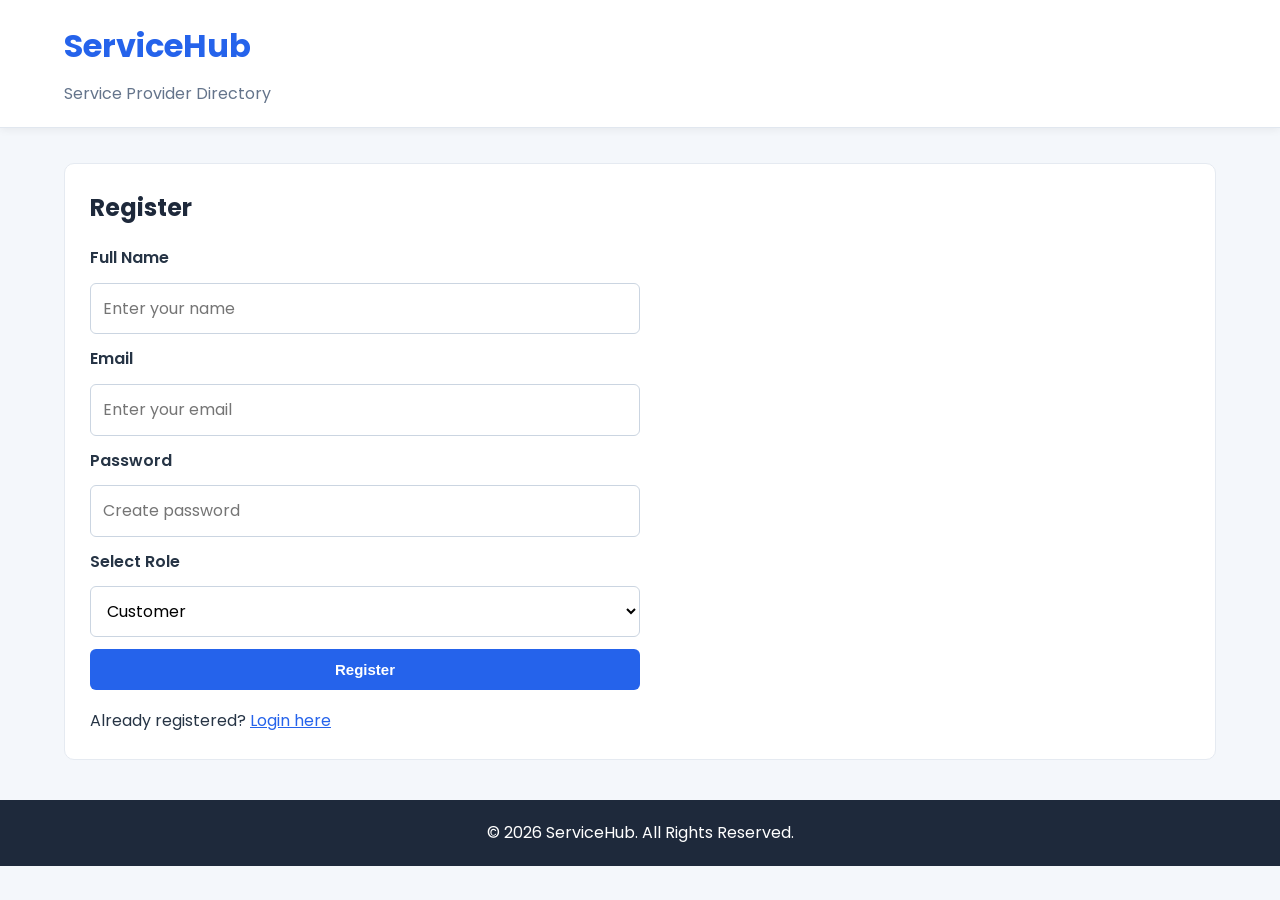
<file: ServiceHub/index.html>
<!DOCTYPE html>
<html lang="en">
<head>
    <meta charset="UTF-8">
    <meta name="viewport" content="width=device-width, initial-scale=1.0">
    <title>Register | ServiceHub</title>
    <link rel="stylesheet" href="css/style.css">
</head>
<body>
    <header>
        <h1>ServiceHub</h1>
        <p>Service Provider Directory</p>
    </header>
    <main>
        <section class="form-section">
            <h2>Register</h2>
            <form onsubmit="registerUser(event)">
                <label for="full-name">Full Name</label>
                <input id="full-name" type="text" placeholder="Enter your name" required>
                <label for="email">Email</label>
                <input id="email" type="email" placeholder="Enter your email" required>
                <label for="password">Password</label>
                <input id="password" type="password" placeholder="Create password" required>
                <label for="role">Select Role</label>
                <select id="role">
                    <option value="customer">Customer</option>
                    <option value="admin">Administrator</option>
                </select>
                <button type="submit">Register</button>
            </form>
            <p class="page-link">Already registered? <a href="login.html">Login here</a></p>
        </section>
    </main>
    <footer><p>© 2026 ServiceHub. All Rights Reserved.</p></footer>
    <script>
    function registerUser(event) {
        event.preventDefault();

        var name = document.getElementById("full-name").value.trim();
        var email = document.getElementById("email").value.trim().toLowerCase();
        var password = document.getElementById("password").value.trim();
        var role = document.getElementById("role").value;

        if (password.length < 6) {
            alert("Password must be at least 6 characters long!");
            return;
        }

        var defaultUsers = [
            { id: "U101", name: "Aarav Mehta", email: "aarav@gmail.com", password: "123456", role: "Customer" },
            { id: "U102", name: "Sneha Kapoor", email: "sneha@gmail.com", password: "123456", role: "Customer" },
            { id: "U103", name: "Rohan Singh", email: "admin@servicehub.com", password: "123456", role: "Administrator" }
        ];

        var users = JSON.parse(localStorage.getItem("usersList")) || defaultUsers;
        var roleText = (role === "admin") ? "Administrator" : "Customer";

        var newUser = {
            id: "U" + (101 + users.length),
            name: name,
            email: email,
            password: password,
            role: roleText
        };

        users.push(newUser);
        localStorage.setItem("usersList", JSON.stringify(users));

        localStorage.setItem("userRole", role);
        localStorage.setItem("currentUser", name);

        alert("Welcome " + name + "! Registered as " + roleText + ".");
        window.location.href = "dashboard.html";
    }
</script>
</body>
</html>
</file>
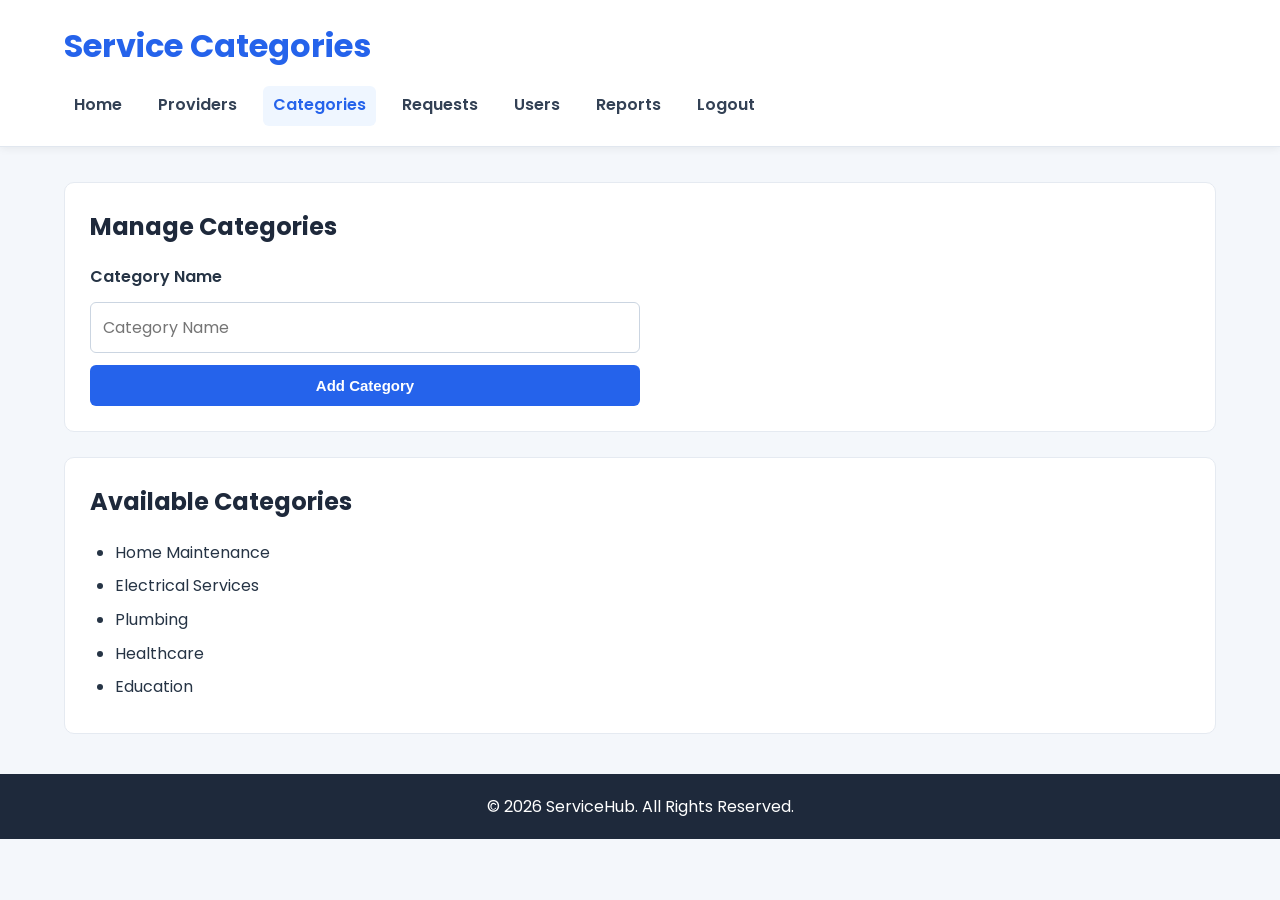
<file: ServiceHub/categories.html>
<!DOCTYPE html>
<html lang="en">
<head>
    <meta charset="UTF-8">
    <meta name="viewport" content="width=device-width, initial-scale=1.0">
    <title>Categories | ServiceHub</title>
    <link rel="stylesheet" href="css/style.css">
</head>
<body>
    <header>
        <h1>Service Categories</h1>
        <nav aria-label="Main navigation">
            <a href="dashboard.html">Home</a>
            <a href="providers.html">Providers</a>
            <a href="categories.html" aria-current="page">Categories</a>
            <a href="requests.html">Requests</a>
            <a href="users.html" class="admin-only">Users</a>
            <a href="reports.html" class="admin-only">Reports</a>
            <a href="index.html">Logout</a>
        </nav>
    </header>
    <main>
        <section class="admin-only">
            <h2>Manage Categories</h2>
            <form onsubmit="addCategory(event)">
                <label for="category-name">Category Name</label>
                <input id="category-name" type="text" placeholder="Category Name">
                <button type="submit">Add Category</button>
            </form>
        </section>

        <section>
            <h2>Available Categories</h2>
            <ul class="category-list" id="category-list"></ul>
        </section>
    </main>

    <footer><p>© 2026 ServiceHub. All Rights Reserved.</p></footer>
    <script src="js/categories.js"></script>
    <script src="js/role.js"></script>
</body>
</html>
</file>
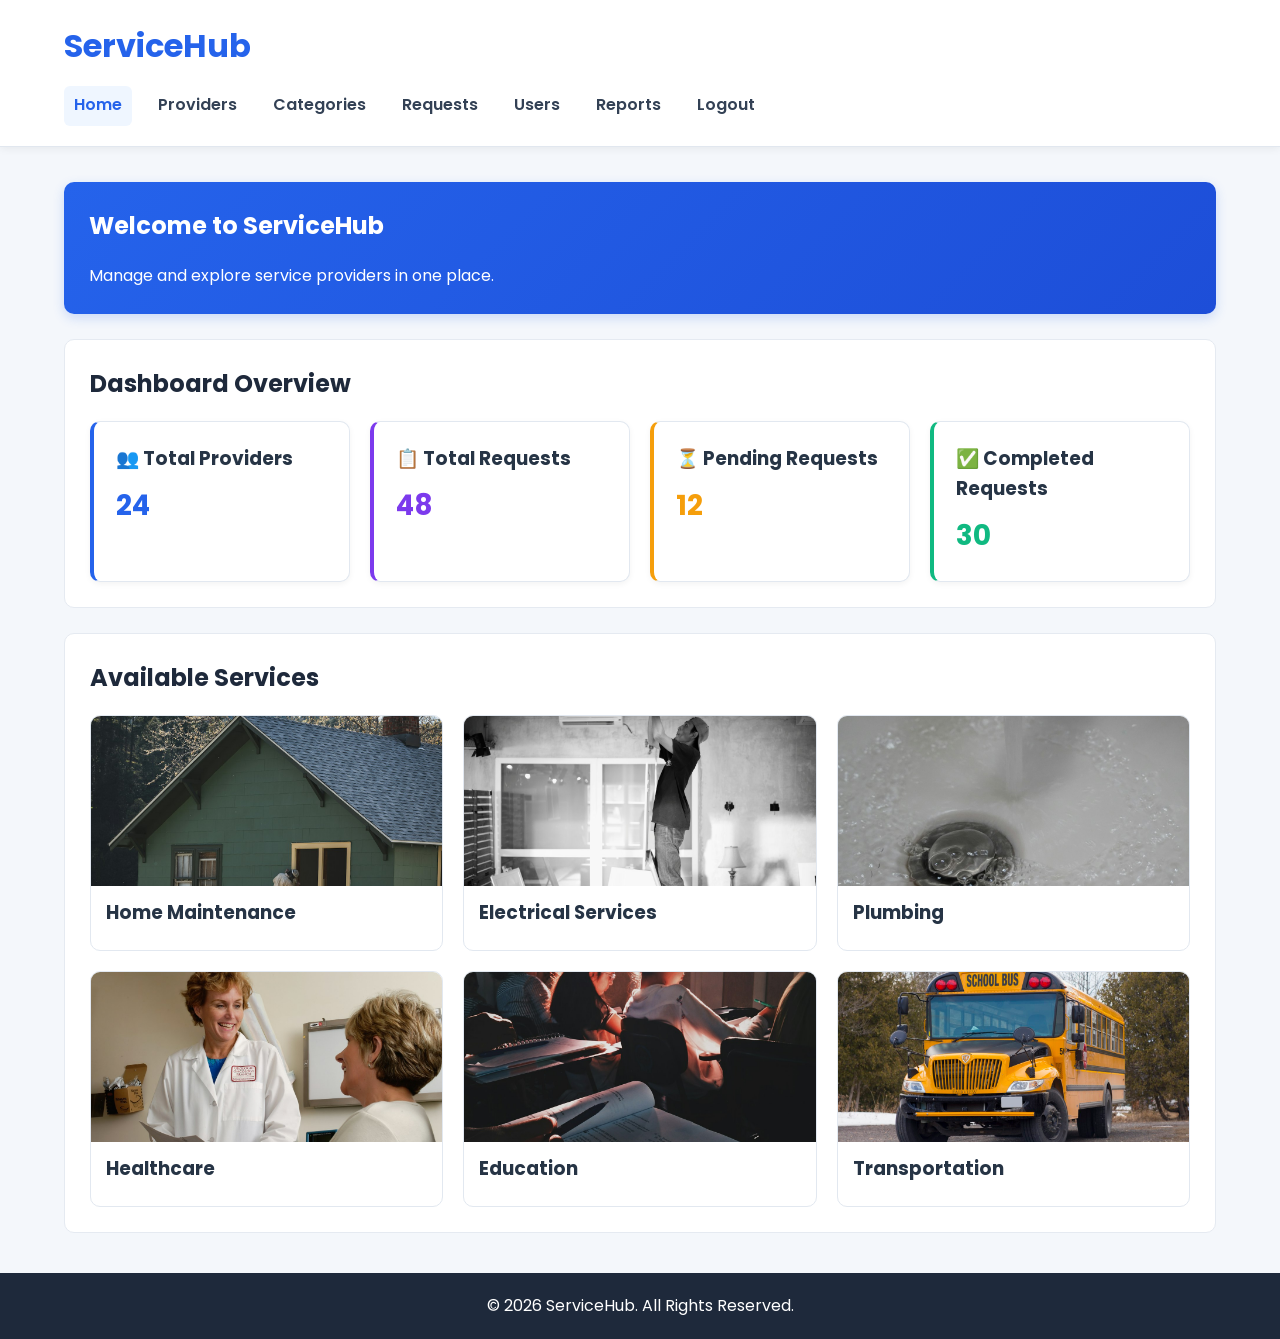
<file: ServiceHub/dashboard.html>
<!DOCTYPE html>
<html lang="en">
<head>
    <meta charset="UTF-8">
    <meta name="viewport" content="width=device-width, initial-scale=1.0">
    <title>Dashboard | ServiceHub</title>
    <link rel="stylesheet" href="css/style.css">
</head>
<body>
    <header>
        <h1>ServiceHub</h1>
        <nav aria-label="Main navigation">
            <a href="dashboard.html" aria-current="page">Home</a>
            <a href="providers.html">Providers</a>
            <a href="categories.html">Categories</a>
            <a href="requests.html">Requests</a>
            <a href="users.html" class="admin-only">Users</a>
            <a href="reports.html" class="admin-only">Reports</a>
            <a href="index.html">Logout</a>
        </nav>
    </header>
    <main>
        <section class="welcome-banner">
            <h2>Welcome to ServiceHub</h2>
            <p>Manage and explore service providers in one place.</p>
        </section>
        <section>
            <h2>Dashboard Overview</h2>
            <div class="dashboard-cards">
                <article><h3>👥 Total Providers</h3><p>24</p></article>
<article><h3>📋 Total Requests</h3><p>48</p></article>
<article><h3>⏳ Pending Requests</h3><p>12</p></article>
<article><h3>✅ Completed Requests</h3><p>30</p></article>
            </div>
        </section>
        <section>
            <h2>Available Services</h2>
            <div class="service-container">
                <article class="service-card"><img src="images/home-maintenance.jpg" alt="Home maintenance"><h3>Home Maintenance</h3></article>
                <article class="service-card"><img src="images/electrical.jpg" alt="Electrical services"><h3>Electrical Services</h3></article>
                <article class="service-card"><img src="images/plumbing.jpg" alt="Plumbing"><h3>Plumbing</h3></article>
                <article class="service-card"><img src="images/healthcare.jpg" alt="Healthcare"><h3>Healthcare</h3></article>
                <article class="service-card"><img src="images/education.jpg" alt="Education"><h3>Education</h3></article>
                <article class="service-card"><img src="images/transportation.jpg" alt="Transportation"><h3>Transportation</h3></article>
            </div>
        </section>
    </main>
    <footer><p>© 2026 ServiceHub. All Rights Reserved.</p></footer>
    <script src="js/role.js"></script>
</body>
</html>
</file>
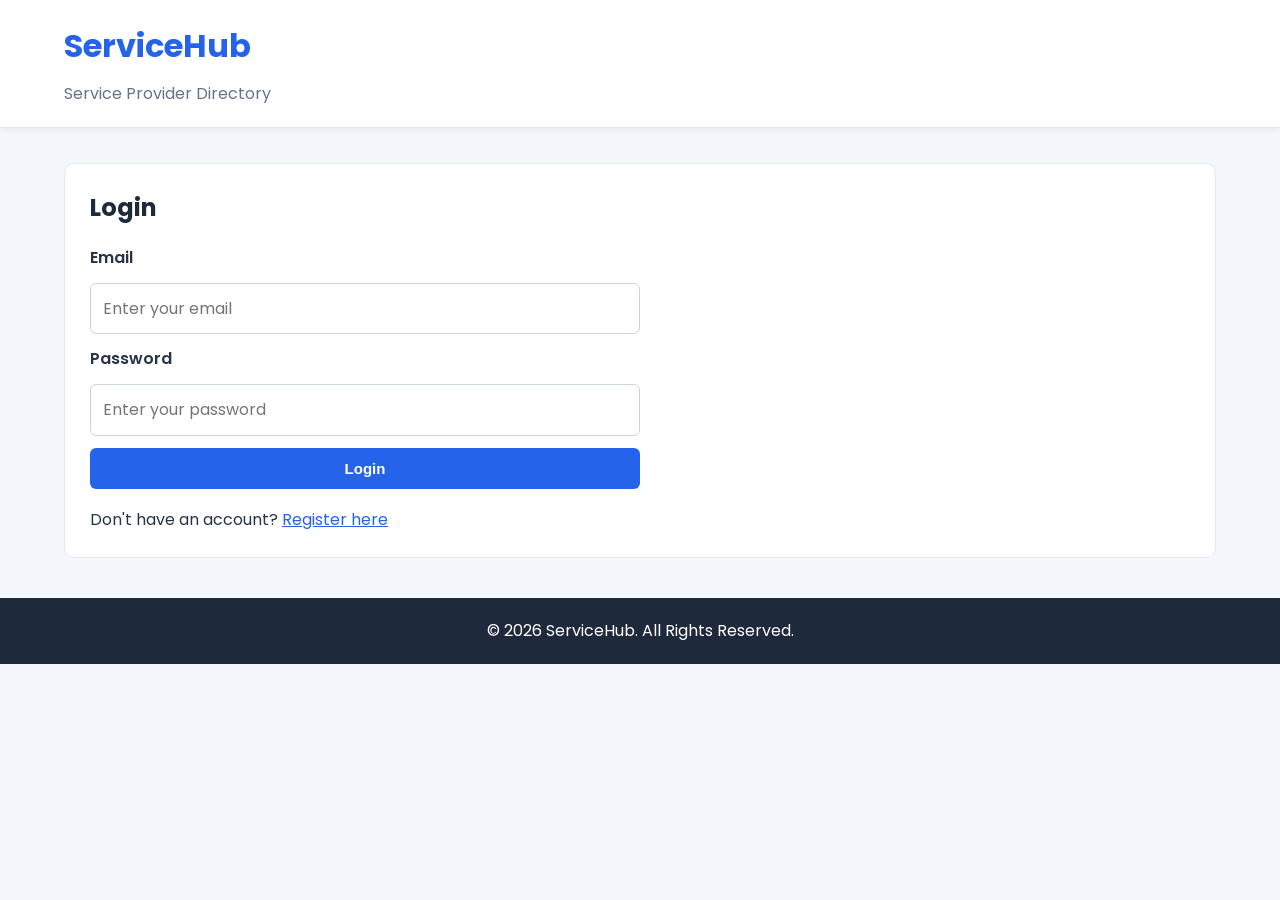
<file: ServiceHub/login.html>
<!DOCTYPE html>
<html lang="en">
<head>
    <meta charset="UTF-8">
    <meta name="viewport" content="width=device-width, initial-scale=1.0">
    <title>Login | ServiceHub</title>
    <link rel="stylesheet" href="css/style.css">
</head>
<body>
    <header>
        <h1>ServiceHub</h1>
        <p>Service Provider Directory</p>
    </header>
    <main>
        <section class="form-section">
            <h2>Login</h2>
            <form onsubmit="loginUser(event)">
                <label for="login-email">Email</label>
                <input id="login-email" type="email" placeholder="Enter your email" required>

                <label for="login-password">Password</label>
                <input id="login-password" type="password" placeholder="Enter your password" required>

                <button type="submit">Login</button>
            </form>
            <p class="page-link">Don't have an account? <a href="index.html">Register here</a></p>
        </section>
    </main>
    <footer><p>© 2026 ServiceHub. All Rights Reserved.</p></footer>

    <script>
    function loginUser(event) {
        event.preventDefault();

        var email = document.getElementById("login-email").value.trim().toLowerCase();
        var password = document.getElementById("login-password").value.trim();

        var defaultUsers = [
            { id: "U101", name: "Aarav Mehta", email: "aarav@gmail.com", password: "123456", role: "Customer" },
            { id: "U102", name: "Sneha Kapoor", email: "sneha@gmail.com", password: "123456", role: "Customer" },
            { id: "U103", name: "Rohan Singh", email: "admin@servicehub.com", password: "123456", role: "Administrator" }
        ];

        // Uses a fresh key "usersList" so old data is ignored
        var users = JSON.parse(localStorage.getItem("usersList")) || defaultUsers;
        var found = false;

        for (var i = 0; i < users.length; i++) {
            if (users[i].email.toLowerCase() === email && users[i].password === password) {
                var roleValue = (users[i].role === "Administrator") ? "admin" : "customer";

                localStorage.setItem("userRole", roleValue);
                localStorage.setItem("currentUser", users[i].name);

                alert("Welcome back, " + users[i].name + "!");
                window.location.href = "dashboard.html";
                found = true;
                break;
            }
        }

        if (found === false) {
            alert("Invalid email or password!");
        }
    }
</script>
</body>
</html>
</file>
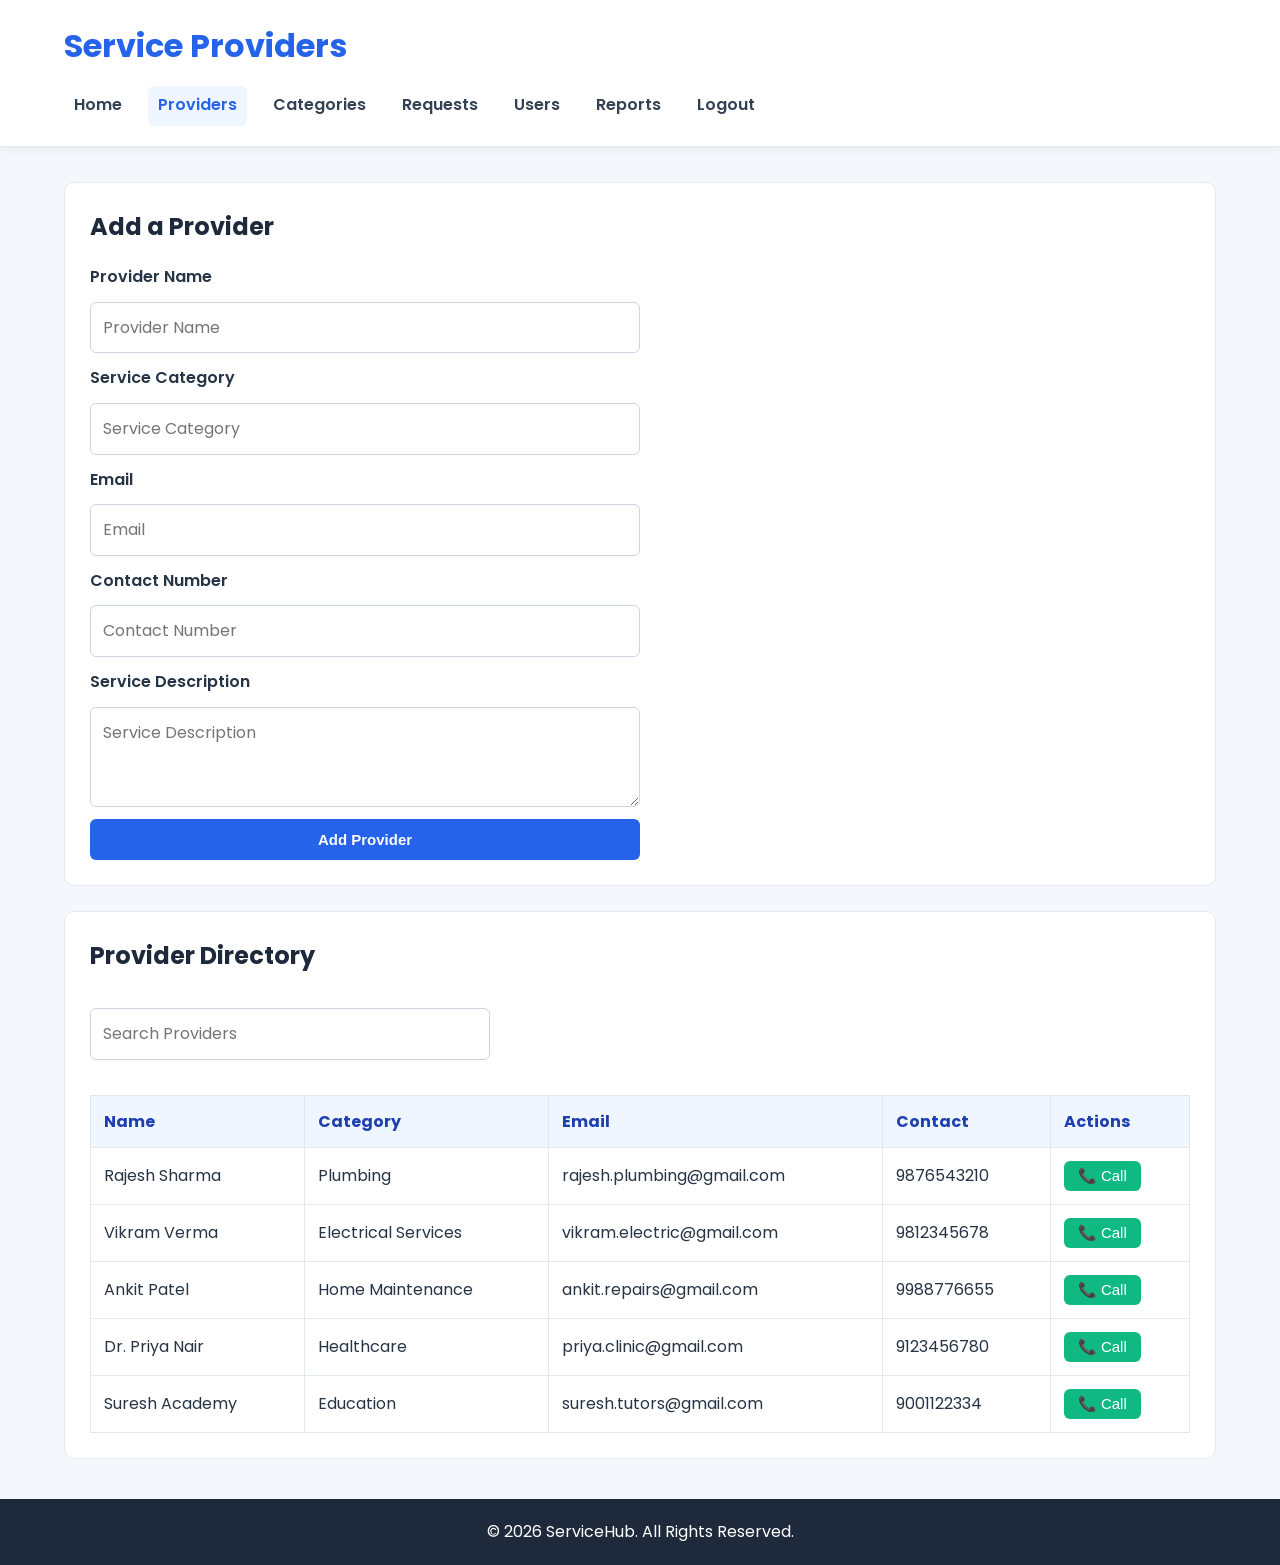
<file: ServiceHub/providers.html>
<!DOCTYPE html>
<html lang="en">
<head>
    <meta charset="UTF-8">
    <meta name="viewport" content="width=device-width, initial-scale=1.0">
    <title>Providers | ServiceHub</title>
    <link rel="stylesheet" href="css/style.css">
</head>
<body>
    <header>
        <h1>Service Providers</h1>
        <nav aria-label="Main navigation">
            <a href="dashboard.html">Home</a>
            <a href="providers.html" aria-current="page">Providers</a>
            <a href="categories.html">Categories</a>
            <a href="requests.html">Requests</a>
            <a href="users.html" class="admin-only">Users</a>
            <a href="reports.html" class="admin-only">Reports</a>
            <a href="index.html">Logout</a>
        </nav>
    </header>
    <main>
        <section class="admin-only">
            <h2>Add a Provider</h2>
            <form onsubmit="addProvider(event)">
                <label for="provider-name">Provider Name</label>
                <input id="provider-name" type="text" placeholder="Provider Name">
                <label for="provider-category">Service Category</label>
                <input id="provider-category" type="text" placeholder="Service Category">
                <label for="provider-email">Email</label>
                <input id="provider-email" type="email" placeholder="Email">
                <label for="provider-phone">Contact Number</label>
                <input id="provider-phone" type="tel" placeholder="Contact Number">
                <label for="provider-description">Service Description</label>
                <textarea id="provider-description" placeholder="Service Description"></textarea>
                <button type="submit">Add Provider</button>
            </form>
        </section>

        <section>
            <h2>Provider Directory</h2>
            <label class="visually-hidden" for="provider-search">Search providers</label>
            <input class="search-box" id="provider-search" type="search" placeholder="Search Providers" onkeyup="searchProviders()">
            <div class="table-wrap">
                <table>
                    <thead>
                        <tr>
                            <th>Name</th>
                            <th>Category</th>
                            <th>Email</th>
                            <th>Contact</th>
                            <th>Actions</th>
                        </tr>
                    </thead>
                    <tbody id="provider-list"></tbody>
                </table>
            </div>
        </section>
    </main>

    <footer><p>© 2026 ServiceHub. All Rights Reserved.</p></footer>
    <script src="js/providers.js"></script>
    <script src="js/role.js"></script>
</body>
</html>
</file>
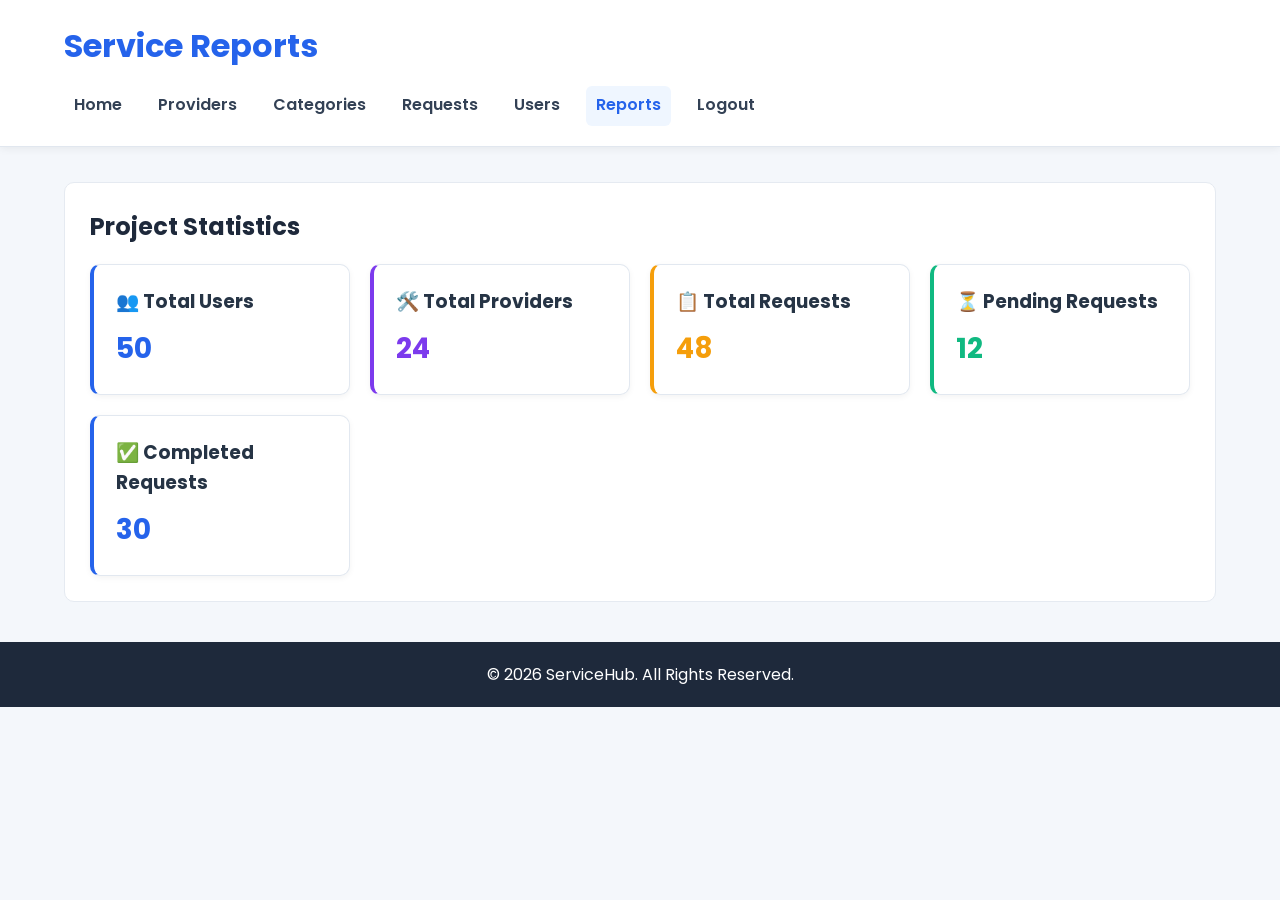
<file: ServiceHub/reports.html>
<!DOCTYPE html>
<html lang="en">
<head>
    <meta charset="UTF-8">
    <meta name="viewport" content="width=device-width, initial-scale=1.0">
    <title>Reports | ServiceHub</title>
    <link rel="stylesheet" href="css/style.css">
</head>
<body>
    <header>
        <h1>Service Reports</h1>
        <nav aria-label="Main navigation">
            <a href="dashboard.html">Home</a>
            <a href="providers.html">Providers</a>
            <a href="categories.html">Categories</a>
            <a href="requests.html">Requests</a>
            <a href="users.html" class="admin-only">Users</a>
            <a href="reports.html" class="admin-only" aria-current="page">Reports</a>
            <a href="index.html">Logout</a>
        </nav>
    </header>

    <main class="admin-only">
        <section>
            <h2>Project Statistics</h2>
            <div class="dashboard-cards">
                <article><h3>👥 Total Users</h3><p>50</p></article>
                <article><h3>🛠️ Total Providers</h3><p>24</p></article>
                <article><h3>📋 Total Requests</h3><p>48</p></article>
                <article><h3>⏳ Pending Requests</h3><p>12</p></article>
                <article><h3>✅ Completed Requests</h3><p>30</p></article>
            </div>
        </section>
    </main>

    <footer><p>© 2026 ServiceHub. All Rights Reserved.</p></footer>
    <script src="js/role.js"></script>
</body>
</html>
</file>
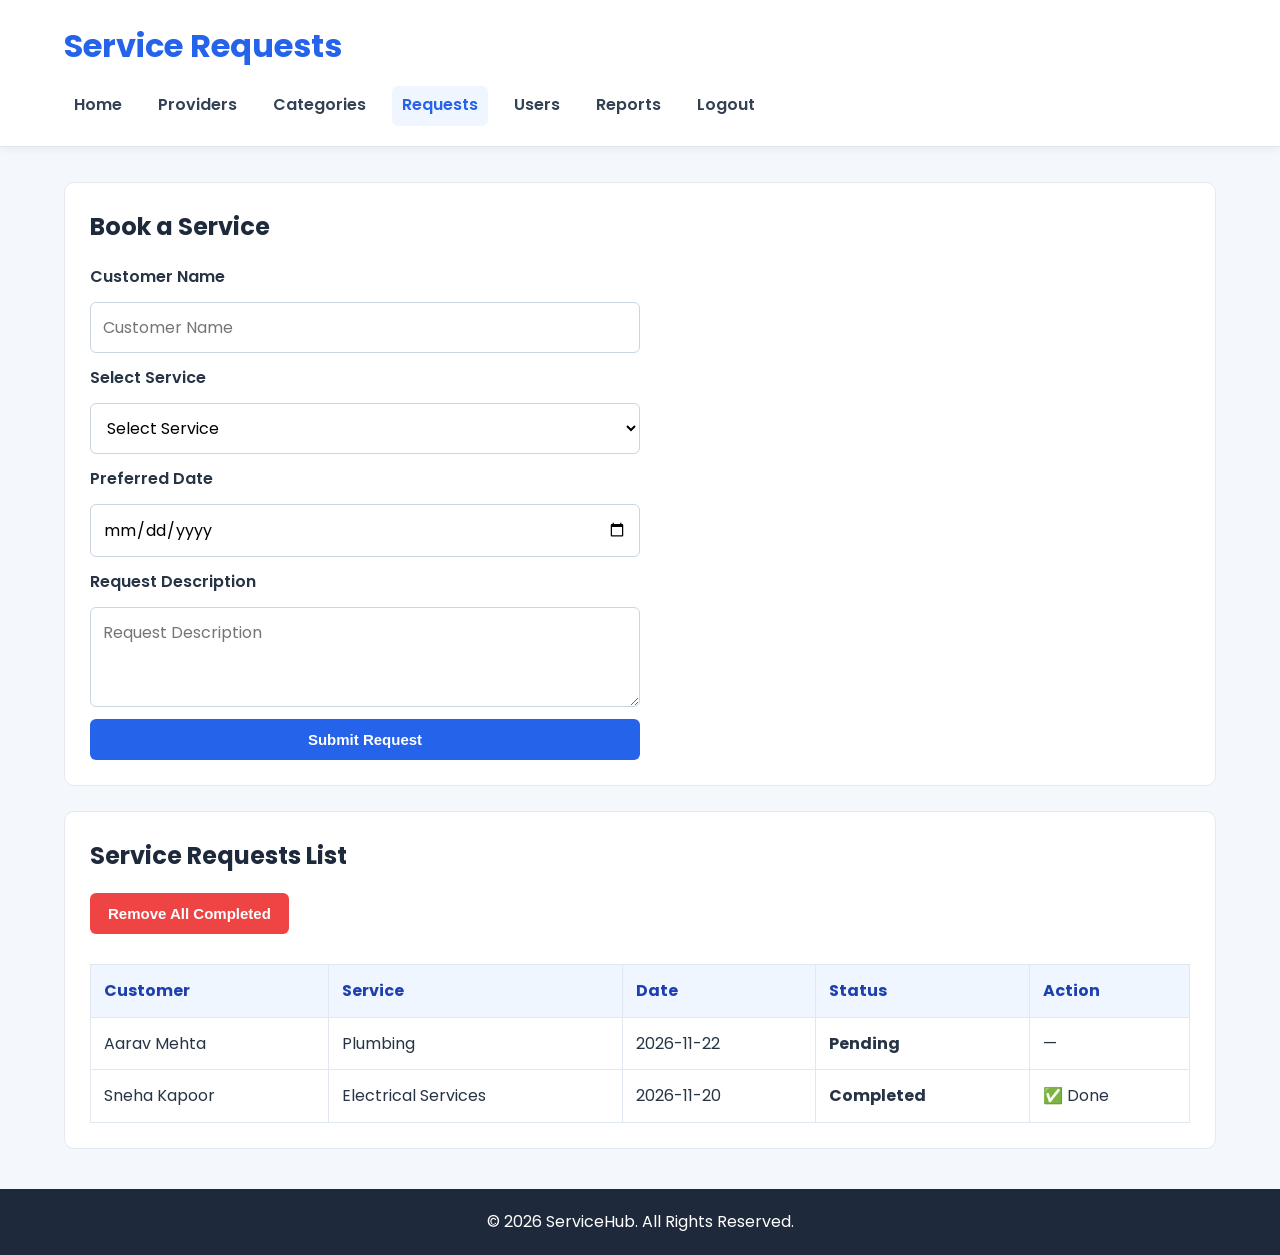
<file: ServiceHub/requests.html>
<!DOCTYPE html>
<html lang="en">
<head>
    <meta charset="UTF-8">
    <meta name="viewport" content="width=device-width, initial-scale=1.0">
    <title>Requests | ServiceHub</title>
    <link rel="stylesheet" href="css/style.css">
</head>
<body>
    <header>
        <h1>Service Requests</h1>
        <nav aria-label="Main navigation">
            <a href="dashboard.html">Home</a>
            <a href="providers.html">Providers</a>
            <a href="categories.html">Categories</a>
            <a href="requests.html" aria-current="page">Requests</a>
            <a href="users.html" class="admin-only">Users</a>
            <a href="reports.html" class="admin-only">Reports</a>
            <a href="index.html">Logout</a>
        </nav>
    </header>

    <main>
        <!-- Only Customers see this form -->
        <section class="customer-only">
            <h2>Book a Service</h2>
            <form onsubmit="addRequest(event)">
                <label for="customer-name">Customer Name</label>
                <input id="customer-name" type="text" placeholder="Customer Name">

                <label for="service-select">Select Service</label>
                <select id="service-select">
                    <option value="">Select Service</option>
                    <option value="Home Maintenance">Home Maintenance</option>
                    <option value="Electrical Services">Electrical Services</option>
                    <option value="Plumbing">Plumbing</option>
                    <option value="Healthcare">Healthcare</option>
                    <option value="Education">Education</option>
                </select>

                <label for="request-date">Preferred Date</label>
                <input id="request-date" type="date">

                <label for="request-desc">Request Description</label>
                <textarea id="request-desc" placeholder="Request Description"></textarea>

                <button type="submit">Submit Request</button>
            </form>
        </section>

        <!-- Both see the table, but only Admin gets the Complete button -->
        <section>
            <h2>Service Requests List</h2>
            <button class="admin-only" onclick="clearCompleted()" style="background-color: #ef4444; margin-bottom: 10px;">Remove All Completed</button>
            <div class="table-wrap">
                <table>
                    <thead>
                        <tr>
                            <th>Customer</th>
                            <th>Service</th>
                            <th>Date</th>
                            <th>Status</th>
                            <th>Action</th>
                        </tr>
                    </thead>
                    <tbody id="request-list"></tbody>
                </table>
            </div>
        </section>
    </main>

    <footer><p>© 2026 ServiceHub. All Rights Reserved.</p></footer>
    <script src="js/requests.js"></script>
    <script src="js/role.js"></script>
</body>
</html>
</file>
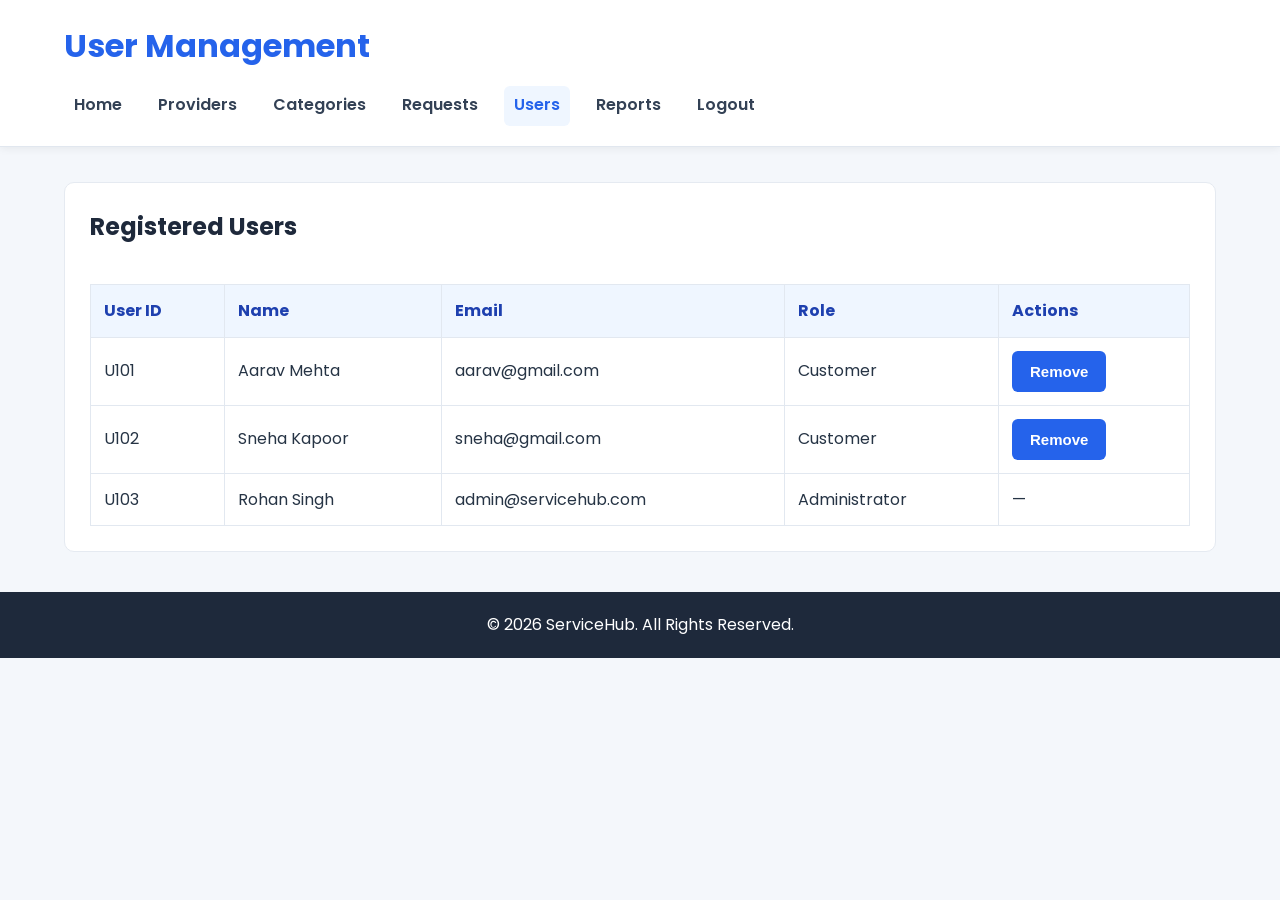
<file: ServiceHub/users.html>
<!DOCTYPE html>
<html lang="en">
<head>
    <meta charset="UTF-8">
    <meta name="viewport" content="width=device-width, initial-scale=1.0">
    <title>Users | ServiceHub</title>
    <link rel="stylesheet" href="css/style.css">
</head>
<body>
    <header>
        <h1>User Management</h1>
        <nav aria-label="Main navigation">
            <a href="dashboard.html">Home</a>
            <a href="providers.html">Providers</a>
            <a href="categories.html">Categories</a>
            <a href="requests.html">Requests</a>
            <a href="users.html" class="admin-only" aria-current="page">Users</a>
            <a href="reports.html" class="admin-only">Reports</a>
            <a href="index.html">Logout</a>
        </nav>
    </header>

    <main class="admin-only">
        <section>
            <h2>Registered Users</h2>
            <div class="table-wrap">
                <table>
                    <thead>
                        <tr>
                            <th>User ID</th>
                            <th>Name</th>
                            <th>Email</th>
                            <th>Role</th>
                            <th>Actions</th>
                        </tr>
                    </thead>
                    <tbody id="user-list"></tbody>
                </table>
            </div>
        </section>
    </main>

    <footer><p>© 2026 ServiceHub. All Rights Reserved.</p></footer>

    <script src="js/users.js"></script>
    <script src="js/role.js"></script>
</body>
</html>
</file>
<file: ServiceHub/css/style.css>
@import url('https://fonts.googleapis.com/css2?family=Poppins:wght@400;500;600;700&display=swap');

/* General reset */
* {
    margin: 0;
    padding: 0;
    box-sizing: border-box;
}

body {
    font-family: 'Poppins', Arial, sans-serif;
    background-color: #f4f7fb;
    color: #263445;
    line-height: 1.6;
}

/* Header and Navigation */
header {
    position: sticky;
    top: 0;
    z-index: 100;
    background-color: #fff;
    padding: 20px 5%;
    border-bottom: 1px solid #e1e7ef;
    box-shadow: 0 2px 8px rgba(0, 0, 0, 0.06);
}

header h1 {
    color: #2563eb;
    margin-bottom: 10px;
}

header p {
    color: #64748b;
}

nav {
    display: flex;
    flex-wrap: wrap;
    gap: 16px;
    margin-top: 15px;
}

nav a,
header > a {
    display: inline-block;
    padding: 6px 10px;
    border-radius: 6px;
    border-bottom: 2px solid transparent;
    color: #334155;
    font-weight: 600;
    text-decoration: none;
    transition: all 0.3s ease;
}

nav a:hover,
header > a:hover {
    color: #2563eb;
    border-bottom: 2px solid #2563eb;
    transform: scale(1.08);
}

nav a[aria-current="page"] {
    background-color: #eff6ff;
    color: #2563eb;
}

/* Main layout and fade-in animation */
main {
    width: 90%;
    max-width: 1200px;
    margin: 35px auto;
    animation: fadeIn 0.6s ease-in-out;
}

@keyframes fadeIn {
    from {
        opacity: 0;
        transform: translateY(15px);
    }
    to {
        opacity: 1;
        transform: translateY(0);
    }
}

section {
    background-color: #fff;
    padding: 25px;
    margin-bottom: 25px;
    border: 1px solid #e5eaf1;
    border-radius: 10px;
}

/* Blue banner ONLY for the Dashboard welcome box */
.welcome-banner {
    background: linear-gradient(135deg, #2563eb, #1d4ed8);
    color: white;
    border: none;
    box-shadow: 0 4px 12px rgba(37, 99, 235, 0.2);
}

.welcome-banner h2,
.welcome-banner p {
    color: white;
}

h2 {
    margin-bottom: 18px;
    color: #1e293b;
}

h3 {
    margin-bottom: 10px;
}

/* Forms and Inputs */
form {
    display: flex;
    flex-direction: column;
    gap: 12px;
    max-width: 550px;
}

label {
    font-weight: 600;
}

input,
select,
textarea {
    width: 100%;
    padding: 12px;
    border: 1px solid #cbd5e1;
    border-radius: 6px;
    background-color: #fff;
    font: inherit;
}

input:focus,
select:focus,
textarea:focus {
    outline: 2px solid #2563eb;
    outline-offset: 1px;
}

textarea {
    min-height: 100px;
    resize: vertical;
}

button {
    padding: 12px 18px;
    border: 0;
    border-radius: 6px;
    background-color: #2563eb;
    color: #fff;
    cursor: pointer;
    font-size: 15px;
    font-weight: 600;
    transition: background-color 0.2s ease;
}

button:hover {
    background-color: #1d4ed8;
}

/* Green Call button */
.call-btn {
    background-color: #10b981;
    color: white;
    padding: 6px 14px;
    font-weight: 500;
    transition: background-color 0.2s ease, transform 0.2s ease;
}

.call-btn:hover {
    background-color: #059669;
    transform: translateY(-2px);
}

/* Dashboard Overview Cards */
.dashboard-cards {
    display: grid;
    grid-template-columns: repeat(4, minmax(0, 1fr));
    gap: 20px;
}

.dashboard-cards article {
    padding: 22px;
    border: 1px solid #e2e8f0;
    border-left: 4px solid #2563eb;
    border-radius: 10px;
    background-color: #fff;
    box-shadow: 0 2px 6px rgba(0, 0, 0, 0.05);
    transition: transform 0.3s ease, box-shadow 0.3s ease;
}

.dashboard-cards article:hover {
    transform: translateY(-5px);
    box-shadow: 0 8px 16px rgba(0, 0, 0, 0.1);
}

.dashboard-cards p {
    color: #2563eb;
    font-size: 28px;
    font-weight: bold;
}

/* Color-coded overview cards */
.dashboard-cards article:nth-child(2) { border-left-color: #7c3aed; }
.dashboard-cards article:nth-child(3) { border-left-color: #f59e0b; }
.dashboard-cards article:nth-child(4) { border-left-color: #10b981; }

.dashboard-cards article:nth-child(2) p { color: #7c3aed; }
.dashboard-cards article:nth-child(3) p { color: #f59e0b; }
.dashboard-cards article:nth-child(4) p { color: #10b981; }

/* Available Services Image Cards */
.service-container {
    display: grid;
    grid-template-columns: repeat(3, minmax(0, 1fr));
    gap: 20px;
}

.service-card {
    overflow: hidden;
    border: 1px solid #e2e8f0;
    border-radius: 10px;
    background-color: #fff;
    cursor: pointer;
    transition: transform 0.3s ease, box-shadow 0.3s ease;
}

.service-card:hover {
    transform: translateY(-6px);
    box-shadow: 0 10px 20px rgba(0, 0, 0, 0.12);
}

.service-card img {
    display: block;
    width: 100%;
    height: 170px;
    object-fit: cover;
    transition: transform 0.3s ease;
}

.service-card:hover img {
    transform: scale(1.05);
}

.service-card h3 {
    padding: 12px 15px;
}

/* Tables */
.table-wrap {
    width: 100%;
    overflow-x: auto;
}

table {
    width: 100%;
    margin-top: 20px;
    border-collapse: collapse;
    background-color: #fff;
}

th,
td {
    padding: 13px;
    border: 1px solid #e2e8f0;
    text-align: left;
}

th {
    background-color: #eff6ff;
    color: #1e40af;
}

tbody tr:hover {
    background-color: #f8fafc;
}

/* Utility classes */
.search-box {
    max-width: 400px;
    margin: 15px 0;
}

.category-list {
    padding-left: 25px;
}

.category-list li {
    margin-bottom: 8px;
}

.page-link {
    margin-top: 18px;
}

.page-link a {
    color: #2563eb;
}

.visually-hidden {
    position: absolute;
    width: 1px;
    height: 1px;
    padding: 0;
    margin: -1px;
    overflow: hidden;
    clip: rect(0, 0, 0, 0);
    white-space: nowrap;
    border: 0;
}

/* Footer */
footer {
    margin-top: 40px;
    padding: 20px;
    background-color: #1e293b;
    color: #fff;
    text-align: center;
}

/* Responsive Mobile Rules */
@media (max-width: 768px) {
    .dashboard-cards { grid-template-columns: repeat(2, minmax(0, 1fr)); }
    .service-container { grid-template-columns: repeat(2, minmax(0, 1fr)); }
    nav { gap: 12px; }
    main { width: 94%; }
}

@media (max-width: 480px) {
    .dashboard-cards,
    .service-container { grid-template-columns: 1fr; }
    header { padding: 15px; }
    section { padding: 16px; }
}
</file>
